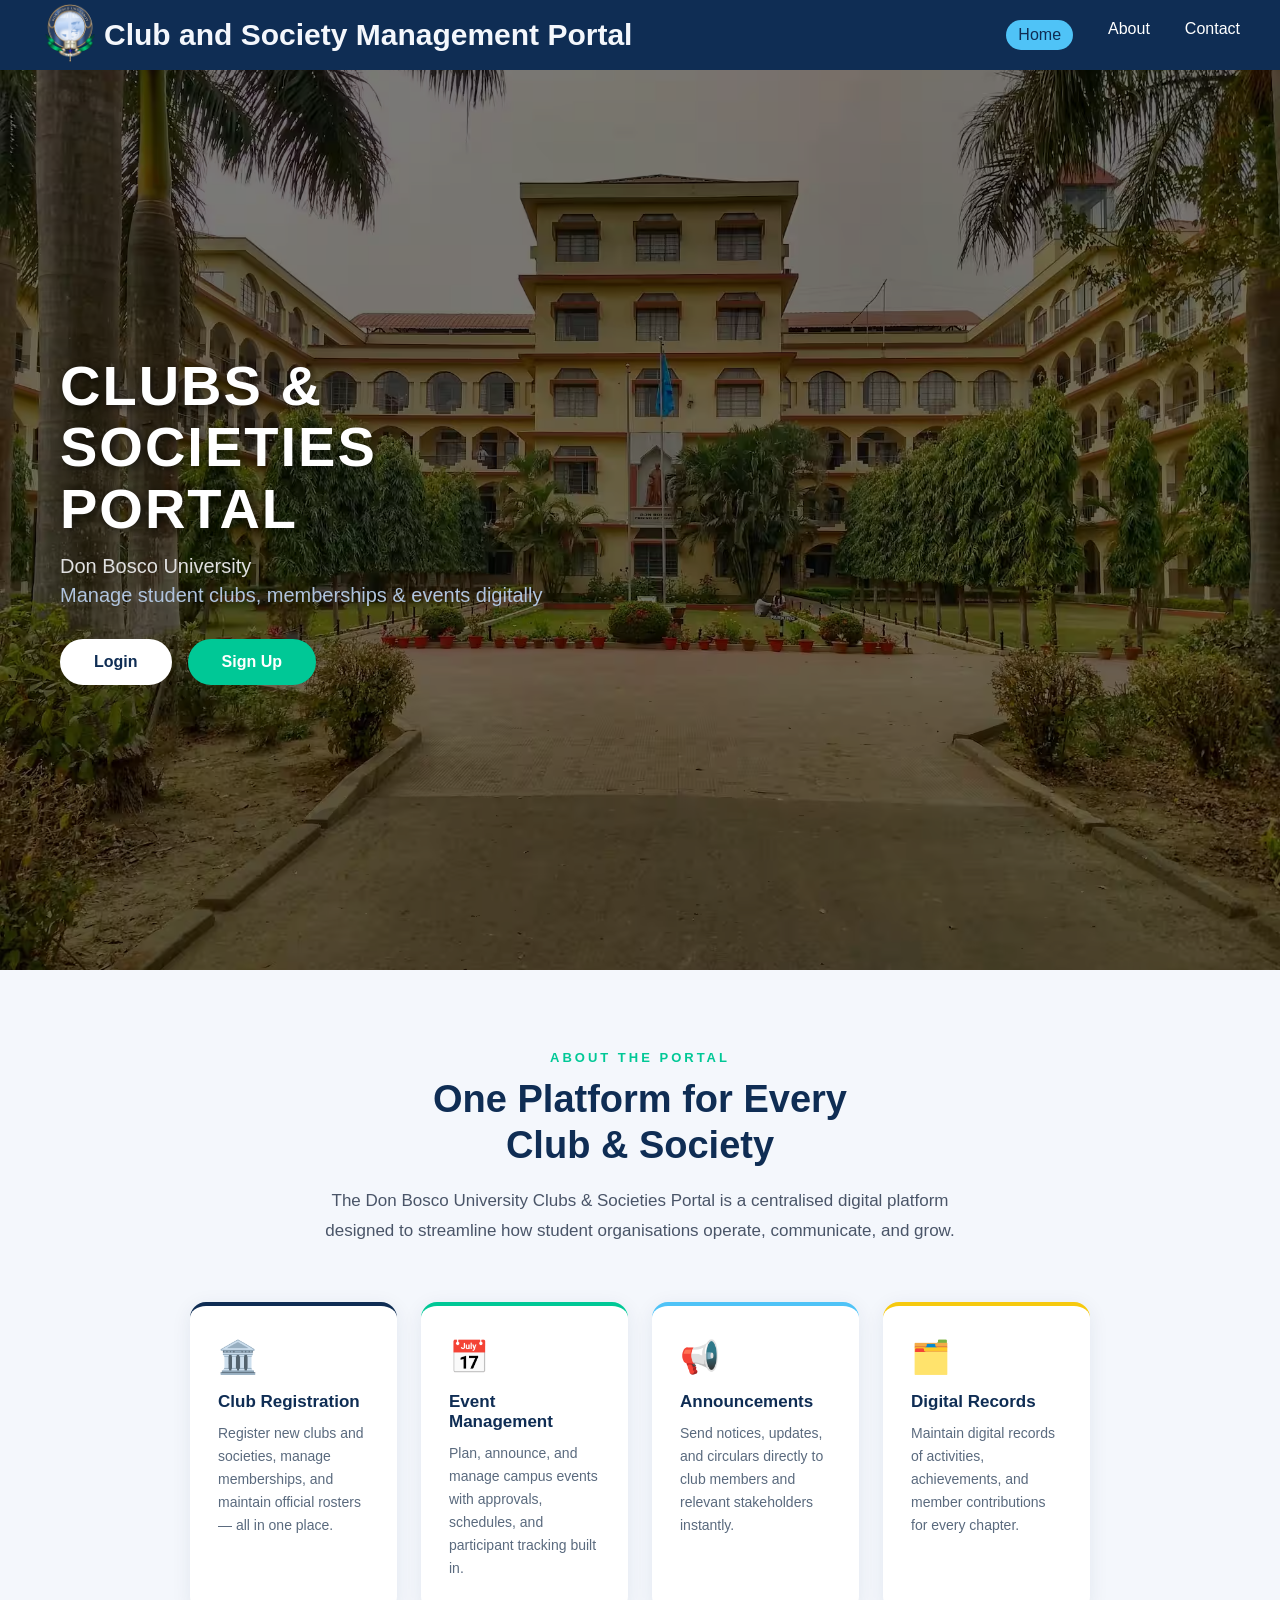
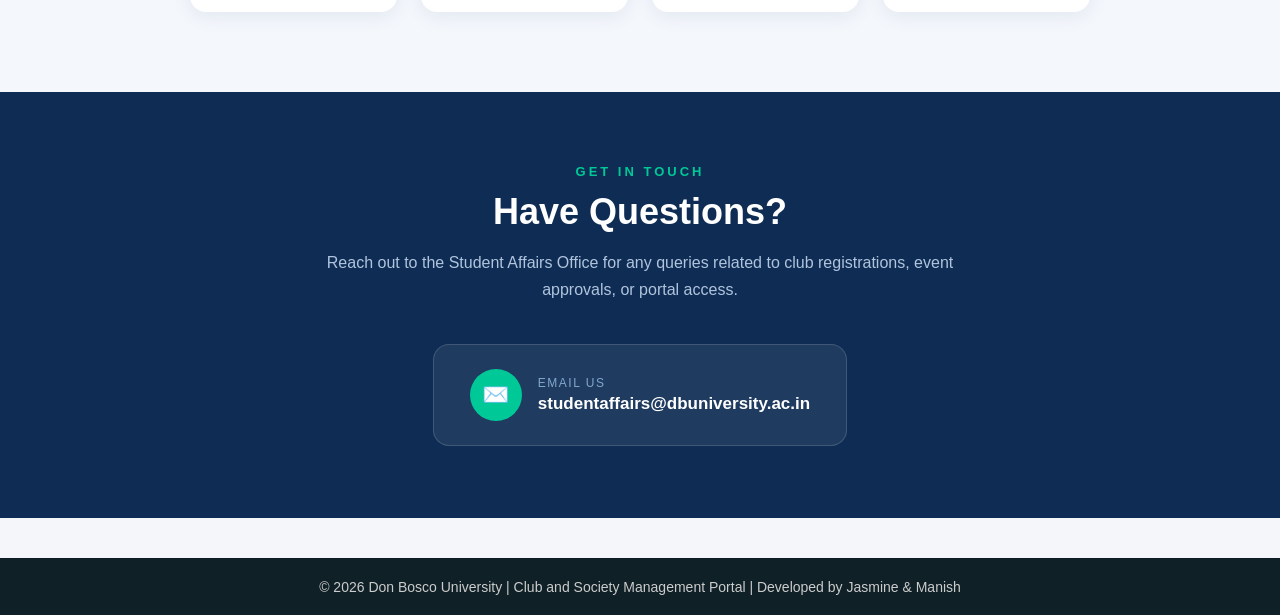
<file: index.html>
<!DOCTYPE html>
<html lang="en">
<head>
    <link rel="stylesheet" href="theme.css">
    <meta charset="UTF-8">
    <meta name="viewport" content="width=device-width, initial-scale=1.0">
    <title>Club and Society Management Portal | Don Bosco University</title>
    <link rel="icon" type="image/x-icon" href="Assam_Don_Bosco_University_Logo.jpg">

    <style>

        html {
            scroll-behavior: smooth;
        }

        * { margin: 0; padding: 0; box-sizing: border-box; }

        body {
            font-family: 'Segoe UI', Tahoma, sans-serif;
            background: var(--bg-color);
            color: var(--text-color);
            transition: background 0.3s, color 0.3s;
        }

        .navbar {
            background-color: #0f2d54;
            padding: 8px 40px;
            display: flex;
            justify-content: space-between;
            align-items: center;
            position: sticky;
            top: 0;
            z-index: 100;
            height: 70px;
        }

        .navbar .logo img {
            width: 60px;
            height: 60px;
            border-radius: 50%;
            object-fit: cover;
        }

        .logo{
            display:flex;
            align-items:center;
        }

        .nav-links {
            display: flex;
            gap: 35px;
            list-style: none;
        }

        .nav-links a {
            color: white;
            text-decoration: none;
            font-size: 16px;
            font-weight: 500;
            transition: all 0.3s ease;
            display: inline-block;
        }

        .nav-links a:hover {
            background-color: #4fc3f7;
            color: #0f2d54;
            padding: 6px 12px;
            border-radius: 20px;
            transform: scale(1.05);
        }
        .nav-links a.active {
            background-color: #4fc3f7;
            color: #0f2d54;
            padding: 6px 12px;
            border-radius: 20px;
        }

        .hero {
            position: relative;
            width: 100%;
            min-height: 100vh;
            background-image: url("Assam_Don_Bosco_University_Azara_Image.avif");
            background-size: cover;
            background-position: center;
            display: flex;
            align-items: center;
        }

        .hero::before {
            content: '';
            position: absolute;
            inset: 0;
            background: rgba(0, 0, 0, 0.52);
        }

        .hero-content {
            position: relative;
            z-index: 2;
            padding: 0 60px;
            color: white;
            max-width: 620px;
        }

        .hero-content h1 {
            font-size: 56px;
            font-weight: 900;
            text-transform: uppercase;
            letter-spacing: 2px;
            line-height: 1.1;
            margin-bottom: 16px;
            text-shadow: 2px 2px 10px rgba(0,0,0,0.6);
        }

        .hero-content .subtitle {
            font-size: 20px;
            margin-bottom: 6px;
            color: #e0e0e0;
        }

        .hero-content .tagline {
            font-size: 20px;
            color: #b0c4de;
            margin-bottom: 32px;
        }

        .hero-buttons {
            display: flex;
            gap: 16px;
        }

        .btn-login {
            padding: 12px 32px;
            border-radius: 50px;
            border: 2px solid white;
            background: white;
            color: #0f2d54;
            font-size: 16px;
            font-weight: 600;
            cursor: pointer;
            text-decoration: none;
            transition: all 0.3s;
        }

        .btn-login:hover {
            background: transparent;
            color: white;
        }

        .btn-signup {
            padding: 12px 32px;
            border-radius: 50px;
            border: 2px solid #00c896;
            background: #00c896;
            color: white;
            font-size: 16px;
            font-weight: 600;
            cursor: pointer;
            text-decoration: none;
            transition: all 0.3s;
        }

        .btn-signup:hover {
            background: transparent;
            color: #00c896;
        }

        .about-section {
            background: #f4f7fc;
            padding: 80px 60px;
            display: flex;
            flex-direction: column;
            align-items: center;
            text-align: center;
        }

        .about-inner {
            max-width: 900px;
            width: 100%;
        }

        .section-label {
            text-transform: uppercase;
            letter-spacing: 3px;
            font-size: 13px;
            color: #00c896;
            font-weight: 700;
            margin-bottom: 12px;
        }

        .about-inner h2 {
            font-size: 38px;
            font-weight: 800;
            color: #0f2d54;
            margin-bottom: 18px;
            line-height: 1.2;
        }

        .about-inner p.about-desc {
            font-size: 17px;
            color: #4a5568;
            max-width: 640px;
            margin: 0 auto 56px;
            line-height: 1.75;
        }

        .features-grid {
            display: grid;
            grid-template-columns: repeat(auto-fit, minmax(200px, 1fr));
            gap: 24px;
            text-align: left;
        }

        .feature-card {
            background: white;
            border-radius: 16px;
            padding: 32px 28px;
            box-shadow: 0 4px 20px rgba(15,45,84,0.08);
            transition: transform 0.25s, box-shadow 0.25s;
            cursor: default;
        }

        .feature-card:hover {
            transform: translateY(-6px);
            box-shadow: 0 12px 32px rgba(15,45,84,0.15);
        }

        .feature-card.accent-navy  { border-top: 4px solid #0f2d54; }
        .feature-card.accent-teal  { border-top: 4px solid #00c896; }
        .feature-card.accent-blue  { border-top: 4px solid #4fc3f7; }
        .feature-card.accent-gold  { border-top: 4px solid #f6c90e; }

        .feature-card .icon { font-size: 32px; margin-bottom: 16px; }

        .feature-card h3 {
            font-size: 17px;
            font-weight: 700;
            color: #0f2d54;
            margin-bottom: 10px;
        }

        .feature-card p {
            font-size: 14px;
            color: #5a6a7e;
            line-height: 1.65;
        }

        .contact-section {
            background: #0f2d54;
            padding: 72px 60px;
            display: flex;
            justify-content: center;
            align-items: center;
        }

        .contact-inner {
            max-width: 680px;
            width: 100%;
            text-align: center;
        }

        .contact-inner h2 {
            font-size: 36px;
            font-weight: 800;
            color: white;
            margin-bottom: 16px;
        }

        .contact-inner p.contact-desc {
            font-size: 16px;
            color: #b0c4de;
            margin-bottom: 40px;
            line-height: 1.7;
        }

        .email-card {
            display: inline-flex;
            align-items: center;
            gap: 16px;
            background: rgba(255,255,255,0.07);
            border: 1px solid rgba(255,255,255,0.15);
            border-radius: 16px;
            padding: 24px 36px;
            text-decoration: none;
            transition: background 0.25s, transform 0.25s;
        }

        .email-card:hover {
            background: rgba(0,200,150,0.15);
            transform: translateY(-4px);
        }

        .email-icon {
            width: 52px;
            height: 52px;
            border-radius: 50%;
            background: #00c896;
            display: flex;
            align-items: center;
            justify-content: center;
            font-size: 22px;
            flex-shrink: 0;
        }

        .email-text { text-align: left; }

        .email-label {
            font-size: 12px;
            color: #80a8cc;
            text-transform: uppercase;
            letter-spacing: 1.5px;
            margin-bottom: 4px;
        }

        .email-address {
            font-size: 17px;
            font-weight: 600;
            color: white;
        }

        .footer {
            background: var(--header-color);
            color: #ccc;
            text-align: center;
            padding: 20px;
            font-size: 14px;
        }

        @media (max-width: 768px) {
            
            .navbar{
            flex-direction:column;
            height:auto;
            padding:10px 15px;
            }

            .navbar-left{
            justify-content:center;
            margin-bottom:8px;
            }

            .nav-links{
            gap:12px;
            flex-wrap:wrap;
            justify-content:center;
            }

            .main_title{
            font-size:18px;
            text-align:center;
            }


            .hero {
                justify-content: flex-start;
                padding-top: 170px;
                min-height: 100vh;
            }


            .hero-content {
                padding: 0 20px;
                max-width: 100%;
            }

            .hero-content h1{
                font-size:28px;
                line-height:1.2;
                }

                .hero-content .subtitle{
                font-size:16px;
                }

                .hero-content .tagline{
                font-size:14px;
                }

            .hero-buttons {
                flex-direction: column;
                align-items: center;
                gap: 12px;
            }

            .btn-login, .btn-signup {
                text-align: center;
                width: 80%;
                max-width: 280px;
            }

            .about-section { padding: 50px 20px; }
            .about-inner h2 { font-size: 28px; }
            .about-inner p.about-desc { font-size: 15px; }

            .contact-section { padding: 50px 20px; }
            .contact-inner h2 { font-size: 28px; }
            .email-card { flex-direction: column; text-align: center; padding: 24px 20px; }
            .email-text { text-align: center; }
        }

        .main_title {
            color: #f4f7fc;
            font-size: 30px;
            font-weight: 700;
            padding: 10px;
        }
        .navbar-left {
            display: flex;
            align-items: center;
            gap: 14px;
            color: #f4f7fc;
        }

        #backToTop {
            position: fixed;
            bottom: 30px;
            right: 30px;
            z-index: 999;
            background: #00c896;
            color: white;
            border: none;
            border-radius: 50%;
            width: 45px;
            height: 45px;
            font-size: 20px;
            cursor: pointer;
            opacity: 0;
            visibility: hidden;
            box-shadow: 0 4px 10px rgba(0,0,0,0.3);
            transition: all 0.3s ease;
        }

        #backToTop.show {
            opacity: 1;
            visibility: visible;
    }

        #backToTop:hover {
            background: #0f2d54;
            transform: scale(1.1);
    }
    </style>
</head>
<body id="top">

    <nav class="navbar">
        <div class="navbar-left">
    <div class="logo">
        <a href="index.html">
            <img src="adbu_app_logo_512x512.png" alt="Don Bosco University Logo">
        </a>
    </div>
    <span class="main_title">Club and Society Management Portal</span>
</div>

        <ul class="nav-links">
            <li><a href="#home" class="active">Home</a></li>
            <li><a href="#about">About</a></li>
            <li><a href="#contact">Contact</a></li>
        </ul>
    </nav>

    <section id="home" class="hero">
        <div class="hero-content">
            <h1>Clubs &amp;<br>Societies Portal</h1>
            <p class="subtitle">Don Bosco University</p>
            <p class="tagline">Manage student clubs, memberships &amp; events digitally</p>
            <div class="hero-buttons">
                <a href="login_page.html" class="btn-login">Login</a>
                <a href="sign_up_page.html" class="btn-signup">Sign Up</a>
            </div>
        </div>
    </section>

    <section id="about" class="about-section">
        <div class="about-inner">
            <p class="section-label">About the Portal</p>
            <h2>One Platform for Every<br>Club &amp; Society</h2>
            <p class="about-desc">
                The Don Bosco University Clubs &amp; Societies Portal is a centralised digital platform
                designed to streamline how student organisations operate, communicate, and grow.
            </p>

            <div class="features-grid">
                <div class="feature-card accent-navy">
                    <div class="icon">🏛️</div>
                    <h3>Club Registration</h3>
                    <p>Register new clubs and societies, manage memberships, and maintain official rosters — all in one place.</p>
                </div>
                <div class="feature-card accent-teal">
                    <div class="icon">📅</div>
                    <h3>Event Management</h3>
                    <p>Plan, announce, and manage campus events with approvals, schedules, and participant tracking built in.</p>
                </div>
                <div class="feature-card accent-blue">
                    <div class="icon">📢</div>
                    <h3>Announcements</h3>
                    <p>Send notices, updates, and circulars directly to club members and relevant stakeholders instantly.</p>
                </div>
                <div class="feature-card accent-gold">
                    <div class="icon">🗂️</div>
                    <h3>Digital Records</h3>
                    <p>Maintain digital records of activities, achievements, and member contributions for every chapter.</p>
                </div>
            </div>
        </div>
    </section>

    <section id="contact" class="contact-section">
        <div class="contact-inner">
            <p class="section-label">Get in Touch</p>
            <h2>Have Questions?</h2>
            <p class="contact-desc">
                Reach out to the Student Affairs Office for any queries related to club registrations,
                event approvals, or portal access.
            </p>

            <a href="mailto:studentaffairs@dbuniversity.ac.in?subject=Club Portal Query&body=Hello Student Affairs Team," 
                    class="email-card">
                <div class="email-icon">✉️</div>
                <div class="email-text">
                    <p class="email-label">Email Us</p>
                    <p class="email-address">studentaffairs@dbuniversity.ac.in</p>
                </div>
            </a>
        </div>
    </section>

    <footer class="footer">
        &copy; 2026 Don Bosco University | Club and Society Management Portal | Developed by Jasmine & Manish
    </footer>

    <button id="backToTop">↑</button>


<script>
const backToTopBtn = document.getElementById("backToTop");
const sections = document.querySelectorAll("section");
const navLinks = document.querySelectorAll(".nav-links a");

backToTopBtn.onclick = function () {
    window.scrollTo({
        top: 0,
        behavior: "smooth"
    });
};

window.addEventListener("scroll", () => {

    // Back to top button
    if (window.scrollY > 200) {
        backToTopBtn.classList.add("show");
    } else {
        backToTopBtn.classList.remove("show");
    }

    // ACTIVE NAVBAR (FIXED LOGIC)
    let current = "";

    sections.forEach(section => {
        const rect = section.getBoundingClientRect();

        if (rect.top <= 200 && rect.top >= -200) {
            current = section.getAttribute("id");
        }
    });

    navLinks.forEach(link => link.classList.remove("active"));

    if (window.scrollY < 100) {
    document.querySelector('.nav-links a[href="#home"]').classList.add("active");
    } else {
        navLinks.forEach(link => {
            if (link.getAttribute("href") === "#" + current) {
                link.classList.add("active");
            }
        });
    }
});
</script>
</body>
</html>
</file>
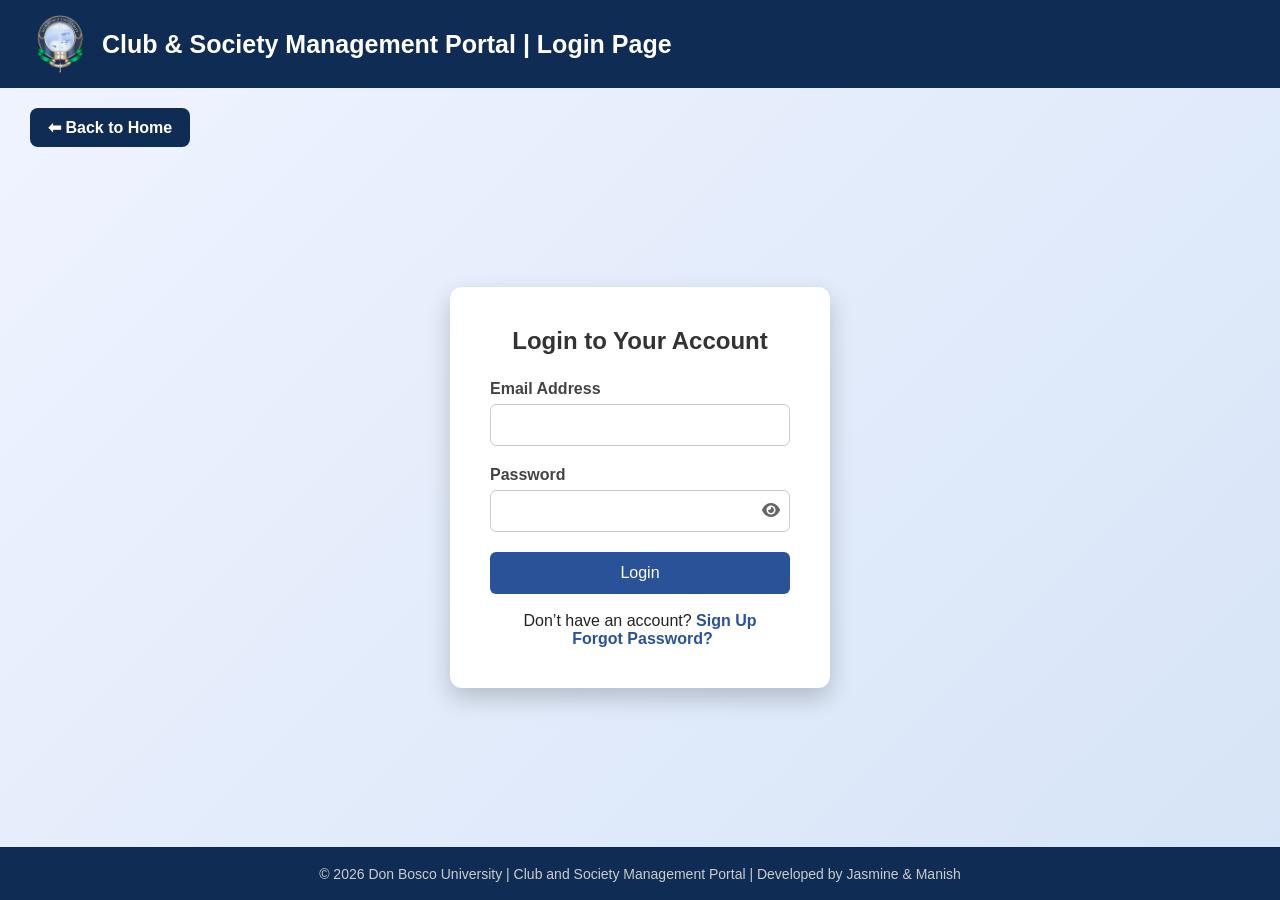
<file: login_page.html>
<!DOCTYPE html>
<html lang="en">
<head>
    <link rel="stylesheet" href="theme.css">
    <meta charset="UTF-8">
    <title>Login Page | Club and Society Management Portal </title>
    <link rel="icon" type="image/x-icon" href="Assam_Don_Bosco_University_Logo.jpg">
    <meta name="viewport" content="width=device-width, initial-scale=1.0">
    <link rel="stylesheet" href="https://cdnjs.cloudflare.com/ajax/libs/font-awesome/6.5.0/css/all.min.css">

    <style>
    
        * {
            margin: 0;
            padding: 0;
            box-sizing: border-box;
        }

        body {
            font-family: 'Segoe UI', Tahoma, sans-serif;
            background: linear-gradient(135deg, #f0f4ff, #d6e4f7);
            min-height: 100vh;
            display: flex;
            flex-direction: column;
        }

        .back-container{
            padding:20px 30px;
        }

        .back-btn{
            display:inline-block;
            padding:10px 18px;
            background:#0f2d54;
            color:white;
            text-decoration:none;
            border-radius:8px;
            font-weight:600;
            transition:0.3s;
        }

        .back-btn:hover{
            background:#1c3b47;
            transform:translateX(-3px);
            box-shadow:0 4px 12px rgba(0,0,0,0.2);
        }
    
        .header{
            display:flex;
            align-items:center;
            gap:12px;
            padding:14px 30px;
            background:#0f2d54;
            color:white;
        }

            .header-left{
            display:flex;
            align-items:center;
            gap:12px;
        }

            .logo{
            width:60px;
            height:60px;
            border-radius:50%;
            object-fit:cover;
        }

            .portal-title{
            font-size:25px;
            font-weight:600;
        }

        .login-wrapper{
            flex:1;
            display:flex;
            justify-content:center;
            align-items:center;
            padding:20px;
        
        }
        .login-container {
            background: #ffffff;
            width: 100%;
            max-width: 380px;
            padding: 40px;
            border-radius: 12px;
            box-shadow: 0 10px 25px rgba(0, 0, 0, 0.2);
            transition: 0.3s;
        }

        
        .login-container h2 {
            text-align: center;
            margin-bottom: 25px;
            color: #333;
        }

        .login-container:hover{
            transform:translateY(-3px);
            transition:0.2s;
        }

    
        .form-group {
            margin-bottom: 20px;
        }

        
        .form-group label {
            display: block;
            margin-bottom: 6px;
            font-weight: 600;
            color: #444;
        }

        
        .form-group input {
            width: 100%;
            padding: 12px;
            border-radius: 6px;
            border: 1px solid #ccc;
            font-size: 14px;
            transition: 0.3s;
        }

        
        .form-group input:focus {
            border-color: #2a5298;
            outline: none;
        }

        .form-group input:hover {
            border-color: #2a5298;
        }

        
        .login-btn {
            width: 100%;
            padding: 12px;
            background-color: #2a5298;
            /* background-color: #0f2d54; */
            border: none;
            border-radius: 6px;
            color: white;
            font-size: 16px;
            cursor: pointer;
            transition: 0.3s;
        }

        .login-btn:hover {
            background-color: #1e3c72;
        }

        .login-btn:active {
            transform: scale(0.98);
        }

        
        .signup-text {
            text-align: center;
            margin-top: 18px;
            font-size: 16px;
        }

        .signup-text a {
            text-decoration: none;
            color: #2a5298;
            font-weight: 600;
        }

        .signup-text a:hover {
            text-decoration: underline;
        }

        
        .error {
            color: red;
            font-size: 13px;
            margin-top: 5px;
        }

        .secondary-link {
            color: #666;
            font-size: 16px;
            margin-left: 5px;
            white-space: nowrap;
        }

        .password-wrapper {
            position: relative;
        }

        .password-wrapper input {
            width: 100%;
            padding: 12px;
            padding-right: 40px; 
        }

        #togglePassword {
            position: absolute;
            right: 10px;
            top: 50%;
            transform: translateY(-50%);
            cursor: pointer;
            font-size: 16px;
            color: #666;
            user-select: none;
            transition: 0.2s;
        }

        #togglePassword:hover {
            color: #2a5298;
        }


        #togglePassword i {
            transition: 0.2s ease;
        }

        #togglePassword i.fa-eye-slash {
            opacity: 0.7;
            transform: scale(0.95);
        }

        .footer{
            text-align:center;
            padding:18px;
            font-size:14px;
            background:#0f2d54;
            color:#ccc;
        }

        @media (max-width: 480px) {

    .login-container {
        padding: 30px 20px;
    }

    .login-container h2 {
        font-size: 20px;
    }

    .form-group input {
        font-size: 16px; 
        padding: 10px;
    }

    .login-btn {
        font-size: 15px;
        padding: 11px;
    }

    .signup-text {
        font-size: 13px;
    }
}


    </style>
</head>

<body>

    <div class="header">

<div class="header-left">

<img src="adbu_app_logo_512x512.png" class="logo">

<div class="portal-title">
Club & Society Management Portal | Login Page
</div>

</div>

</div>

    <div class="back-container">
        <a href="index.html" class="back-btn">⬅ Back to Home</a>
    </div>

    <div class="login-wrapper">
    <div class="login-container">
        <h2>Login to Your Account</h2>

        
        <form id="loginForm" action="login.php" method="POST">

            
            <div class="form-group">
                <label>Email Address</label>
                <input type="email" name="email" id="email" required>
                <div class="error" id="emailError"></div>
            </div>

            
            <div class="form-group password-group">
                <label>Password</label>

                <div class="password-wrapper">
                    <input type="password" name="password" id="password" required>
                    <span id="togglePassword">
                        <i class="fa-solid fa-eye"></i>
                    </span>
                </div>

                <div class="error" id="passwordError"></div>
            </div>

            <button type="submit" class="login-btn">Login</button>
          
          
          
            <div class="signup-text">
                Don’t have an account? 
                <a href="sign_up_page.html">Sign Up</a> 
                <a href="forgot_password.php" class="secondary-link">Forgot&nbsp;Password?</a>
            </div>

            
            
        </form>
    </div>
    </div>

    <footer class="footer">
© 2026 Don Bosco University | Club and Society Management Portal | Developed by Jasmine & Manish
</footer>

    <script>
        document.getElementById("loginForm").addEventListener("submit", function(event) {

            let email = document.getElementById("email").value.trim();
            let password = document.getElementById("password").value.trim();
            let isValid = true;

            document.getElementById("emailError").innerText = "";
            document.getElementById("passwordError").innerText = "";

            // Email validation
            if (email === "") {
                document.getElementById("emailError").innerText = "Email is required.";
                isValid = false;
            }

            // Password validation
            if (password.length < 6) {
                document.getElementById("passwordError").innerText = "Password must be at least 6 characters.";
                isValid = false;
            }

            // Prevent form submission if invalid
            if (!isValid) {
                event.preventDefault();
            }
        });

        const togglePassword = document.getElementById("togglePassword");
            const passwordField = document.getElementById("password");
            const icon = togglePassword.querySelector("i");

            togglePassword.addEventListener("click", function () {

                const type = passwordField.getAttribute("type") === "password" ? "text" : "password";
                passwordField.setAttribute("type", type);

                // change icon class
                icon.classList.toggle("fa-eye");
                icon.classList.toggle("fa-eye-slash");
        });
    </script>

</body>
</html>
</file>
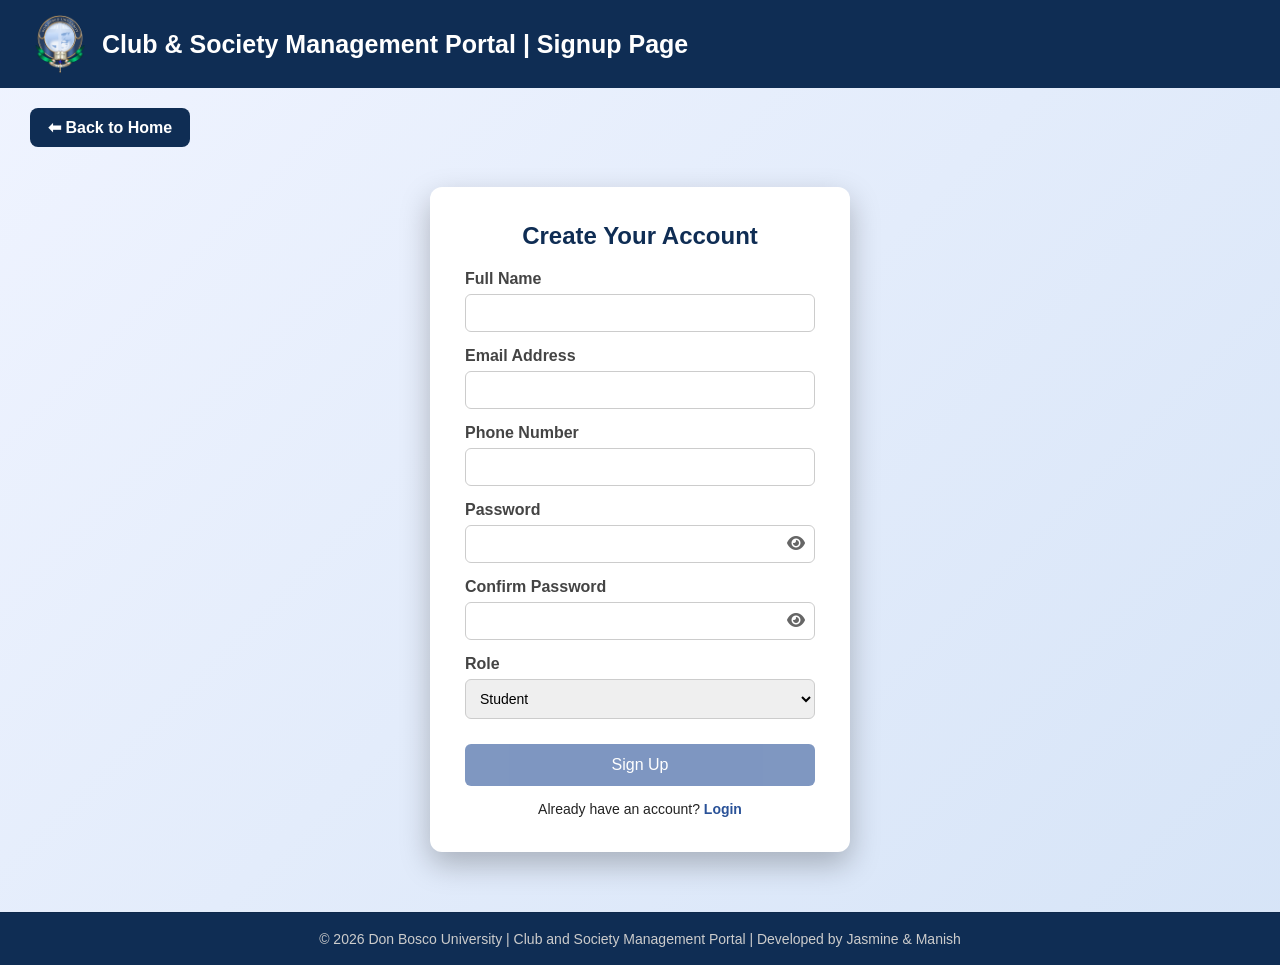
<file: sign_up_page.html>
<!DOCTYPE html>
<html lang="en">
<head>
    <link rel="stylesheet" href="theme.css">
    <meta charset="UTF-8">
    <title>Signup Page | Club and Society Management Portal </title>
    <link rel="icon" type="image/x-icon" href="Assam_Don_Bosco_University_Logo.jpg">
    <meta name="viewport" content="width=device-width, initial-scale=1.0">
    <link rel="stylesheet" href="https://cdnjs.cloudflare.com/ajax/libs/font-awesome/6.5.0/css/all.min.css">

    <style>
        
        * {
            margin: 0;
            padding: 0;
            box-sizing: border-box;
        }

        
        body {
            font-family: 'Segoe UI', Tahoma, sans-serif;
            background: linear-gradient(135deg, #f0f4ff, #d6e4f7);
            min-height: 100vh;
            display: flex;
            flex-direction: column;
        }

        .header{
            display:flex;
            align-items:center;
            gap:12px;
            padding:14px 30px;
            background:#0f2d54;
            color:white;
        }

            .header-left{
            display:flex;
            align-items:center;
            gap:12px;
        }

            .logo{
            width:60px;
            height:60px;
            object-fit:cover;
        }

            .portal-title{
            font-size:25px;
            font-weight:600;
        }

        .back-container{
            padding:20px 30px;
        }

        .back-btn{
            display:inline-block;
            padding:10px 18px;
            background:#0f2d54;
            color:white;
            text-decoration:none;
            border-radius:8px;
            font-weight:600;
            transition:0.3s;
        }

        .back-btn:hover{
            background:#1c3b47;
            transform:translateX(-3px);
            box-shadow:0 4px 12px rgba(0,0,0,0.2);
        }

        .signup-wrapper{
            flex:1;
            display:flex;
            justify-content:center;
            align-items:center;
            padding:20px;
        }
        
        .signup-container {
            background: #ffffff;
            width: 100%;
            max-width: 420px;
            padding: 35px;
            border-radius: 12px;
            box-shadow: 0 12px 30px rgba(0,0,0,0.25);
        }

        .signup-container h2 {
            text-align: center;
            margin-bottom: 20px;
            color: #0f2d54;
        }

        
        .form-group {
            margin-bottom: 15px;
        }

        .form-group label {
            display: block;
            margin-bottom: 6px;
            font-weight: 600;
            color: #444;
        }

        .form-group input, .form-group select {
            width: 100%;
            padding: 10px;
            border-radius: 6px;
            border: 1px solid #ccc;
            font-size: 14px;
            transition: 0.3s;
        }

        .form-group input:focus,
        .form-group select:focus {
            border-color: #2a5298;
            outline: none;
        }

        
        .signup-btn {
            width: 100%;
            padding: 12px;
            background-color: #2a5298;
            border: none;
            border-radius: 6px;
            color: #fff;
            font-size: 16px;
            cursor: pointer;
            transition: 0.3s;
            margin-top: 10px;
        }

        .signup-btn:hover {
            background-color: #1e3c72;
        }

        
        .login-text {
            text-align: center;
            margin-top: 15px;
            font-size: 14px;
        }

        .login-text a {
            text-decoration: none;
            color: #2a5298;
            font-weight: 600;
        }

        .login-text a:hover {
            text-decoration: underline;
        }

    
        .error {
            color: red;
            font-size: 13px;
            margin-top: 4px;
        }

        .signup-container {
    animation: fadeUp 0.4s ease;
}

.password-wrapper {
    position: relative;
}

.password-wrapper input {
    width: 100%;
    padding: 10px;
    padding-right: 40px;
}

.togglePassword {
    position: absolute;
    right: 10px;
    top: 50%;
    transform: translateY(-50%);
    cursor: pointer;
    font-size: 16px;
    color: #666;
}

.togglePassword:hover {
    color: #2a5298;
}

.togglePassword i {
    transition: 0.2s ease;
}

.togglePassword i.fa-eye-slash {
    opacity: 0.7;
    transform: scale(0.95);
}

@keyframes fadeUp {
    from {
        opacity: 0;
        transform: translateY(15px);
    }
    to {
        opacity: 1;
        transform: translateY(0);
    }
}

        @media (max-width: 480px) {

    .signup-container {
        padding: 25px 20px;
    }

    .signup-container h2 {
        font-size: 20px;
    }

    .form-group input,
    .form-group select {
        padding: 9px;
        font-size: 13px;
    }

    .signup-btn {
        padding: 11px;
        font-size: 15px;
    }

    .login-text {
        font-size: 13px;
    }
}

    .footer{
        text-align:center;
        padding:18px;
        font-size:14px;
        background:#0f2d54;
        color:#ccc;
    }


    </style>
</head>

<body>

    <div class="header">

    <div class="header-left">

    <img src="adbu_app_logo_512x512.png" class="logo">

    <div class="portal-title">
    Club & Society Management Portal | Signup Page
    </div>

    </div>

    </div>

    <div class="back-container">
        <a href="index.html" class="back-btn">⬅ Back to Home</a>
    </div>

    <div class="signup-wrapper">
    <div class="signup-container">
        <h2>Create Your Account</h2>

        <form id="signupForm" action="sign_up.php" method="POST">

            <div class="form-group">
                <label>Full Name</label>
                <input type="text" name="full_name" id="full_name" required>
                <div class="error" id="nameError"></div>
            </div>

            <div class="form-group">
                <label>Email Address</label>
                <input type="email" name="email" id="email" required>
                <div class="error" id="emailError"></div>
            </div>

            <div class="form-group">
                <label>Phone Number</label>
                <input type="text" name="phone_number" id="phone" required>
                <div class="error" id="phoneError"></div>
            </div>

            <div class="form-group">
                <label>Password</label>

                <div class="password-wrapper">
                    <input type="password" name="password" id="password" required>
                    <span class="togglePassword">
                        <i class="fa-solid fa-eye"></i>
                    </span>
                </div>

                <div class="error" id="passwordError"></div>
            </div>

            <div class="form-group">
                <label>Confirm Password</label>

                <div class="password-wrapper">
                    <input type="password" name="confirm_password" id="confirm_password" required>
                    <span class="togglePassword">
                        <i class="fa-solid fa-eye"></i>
                    </span>
                </div>

                <div class="error" id="confirmError"></div>
                <div id="matchMessage" style="font-size:13px; margin-top:5px;"></div>
            </div>

            <div class="form-group">
                <label>Role</label>
                <select name="role" required>
                    <option value="STUDENT">Student</option>
                </select>
            </div>

            <button type="submit" class="signup-btn" id="signupBtn" disabled>Sign Up</button>
        </form>

        <div class="login-text">
            Already have an account? <a href="login_page.html">Login</a>
        </div>
    </div>
    </div>

    <footer class="footer">
    © 2026 Don Bosco University | Club and Society Management Portal | Developed by Jasmine & Manish
    </footer>

    <script>
        document.getElementById("signupForm").addEventListener("submit", function(event) {

            let name = document.getElementById("full_name").value.trim();
            let email = document.getElementById("email").value.trim();
            let phone = document.getElementById("phone").value.trim();
            let password = document.getElementById("password").value;
            let confirmPassword = document.getElementById("confirm_password").value;

            let isValid = true;

            document.querySelectorAll(".error").forEach(e => e.innerText = "");

            if (name.length < 3) {
                document.getElementById("nameError").innerText = "Name must be at least 3 characters.";
                isValid = false;
            }

            let emailPattern = /^[^ ]+@[^ ]+\.[a-z]{2,3}$/;

if (!email.match(emailPattern)) {
    document.getElementById("emailError").innerText = "Enter a valid email address.";
    isValid = false;
}

            if (!/^\d{10}$/.test(phone)) {
    document.getElementById("phoneError").innerText = "Enter a valid 10-digit phone number.";
    isValid = false;
}

            if (password.length < 6) {
                document.getElementById("passwordError").innerText = "Password must be at least 6 characters.";
                isValid = false;
            }

            if (password !== confirmPassword) {
                document.getElementById("confirmError").innerText = "Passwords do not match.";
                matchMessage.innerText = ""; 
                confirmInput.style.borderColor = "red"; 
                isValid = false;
            }

            if (!isValid) {
                event.preventDefault();
            }
        });

        const toggles = document.querySelectorAll(".togglePassword");

toggles.forEach(toggle => {
    toggle.addEventListener("click", function () {

        const input = this.previousElementSibling;
        const icon = this.querySelector("i");

        const type = input.getAttribute("type") === "password" ? "text" : "password";
        input.setAttribute("type", type);

        icon.classList.toggle("fa-eye");
        icon.classList.toggle("fa-eye-slash");
    });
    
});

const passwordInput = document.getElementById("password");
const confirmInput = document.getElementById("confirm_password");
const matchMessage = document.getElementById("matchMessage");

function checkPasswordMatch() {
    const password = passwordInput.value;
    const confirm = confirmInput.value;

    //  FIX: don't show anything if empty
    if (confirm === "") {
        matchMessage.innerText = "";
        confirmInput.style.borderColor = "#ccc";
        return;
    }

    if (password === confirm) {
        matchMessage.innerText = "✅ Passwords match";
        matchMessage.style.color = "green";
        confirmInput.style.borderColor = "green";
    } else {
        matchMessage.innerText = "❌ Passwords do not match";
        matchMessage.style.color = "red";
        confirmInput.style.borderColor = "red";
    }
}

passwordInput.addEventListener("input", checkPasswordMatch);
confirmInput.addEventListener("input", checkPasswordMatch);

const signupBtn = document.getElementById("signupBtn");
signupBtn.style.opacity = "0.6";
signupBtn.style.cursor = "not-allowed";

function validateFormLive() {
    let name = document.getElementById("full_name").value.trim();
    let email = document.getElementById("email").value.trim();
    let phone = document.getElementById("phone").value.trim();
    let password = passwordInput.value;
    let confirm = confirmInput.value;

    let emailPattern = /^[^ ]+@[^ ]+\.[a-z]{2,3}$/;

    let isValid =
        name.length >= 3 &&
        email.match(emailPattern) &&
        /^\d{10}$/.test(phone) &&
        password.length >= 6 &&
        password === confirm;

    signupBtn.disabled = !isValid;

    // Optional: change button style
    if (isValid) {
        signupBtn.style.opacity = "1";
        signupBtn.style.cursor = "pointer";
    } else {
        signupBtn.style.opacity = "0.6";
        signupBtn.style.cursor = "not-allowed";
    }
}

document.getElementById("full_name").addEventListener("input", validateFormLive);
document.getElementById("email").addEventListener("input", validateFormLive);
document.getElementById("phone").addEventListener("input", validateFormLive);
passwordInput.addEventListener("input", validateFormLive);
confirmInput.addEventListener("input", validateFormLive);

</script>
</body>
</html>
</file>
<file: theme.css>
/* LIGHT MODE (default) */
:root {

    --bg-color: #f4f6f9;
    --card-color: #ffffff;
    --text-color: #222222;
    --header-color: #0f2027;
    --border-color: #dddddd;

}


/* DARK MODE */
body.dark {

    --bg-color: #121212;
    --card-color: #1e1e1e;
    --text-color: #ffffff;
    --header-color: #000000;
    --border-color: #333333;

}


/* APPLY VARIABLES */

body{
    background: var(--bg-color);
    color: var(--text-color);
}



.card,
.card1,
.card2,
.card3,
.card4,
.feature-card{

    background: var(--card-color);
    color: var(--text-color);

}


table, th, td{
    border-color: var(--border-color);
}

.header{
display:flex;
align-items:center;
justify-content:flex-start;
gap:12px;
padding:14px 30px;
background:var(--header-color);
color:white;
}

.header-left{
display:flex;
align-items:center;
gap:10px;
}

.logo{
    width:40px;
    height:40px;
    border-radius:50%;
    object-fit:contain;
}

.portal-title{
font-size:16px;
font-weight:600;
}


.footer{
text-align:center;
padding:15px;
margin-top:40px;
font-size:14px;
background:var(--card-color);
color:var(--text-color);
border-top:1px solid rgba(0,0,0,0.1);
}
</file>
